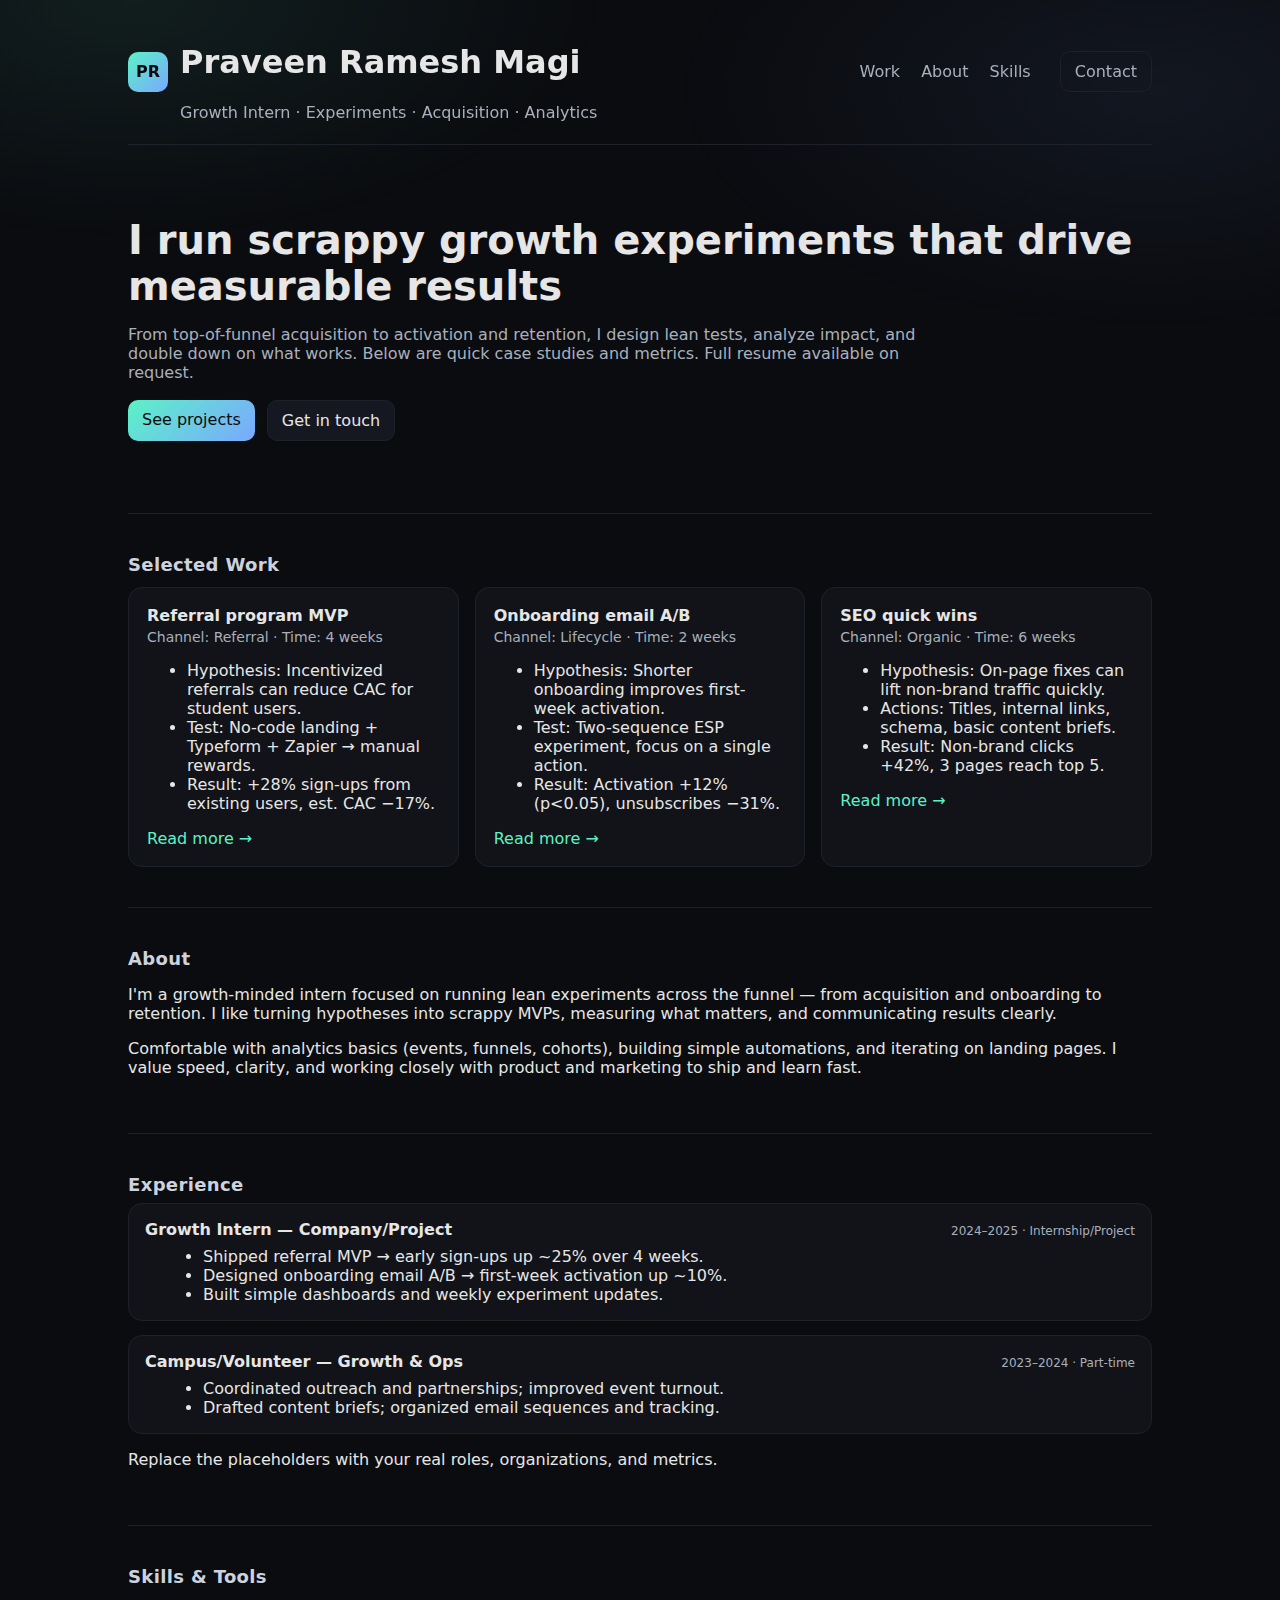
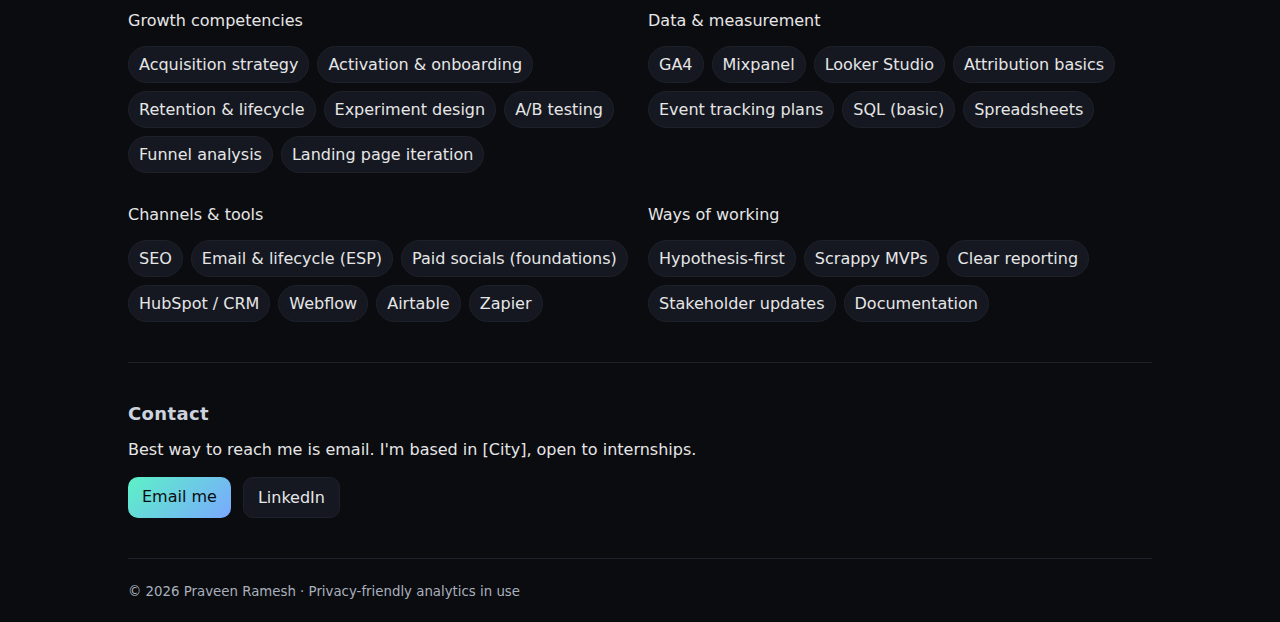
<file: index.html>
<!doctype html>
<html lang="en">
<head>
  <meta charset="utf-8">
  <meta name="viewport" content="width=device-width, initial-scale=1">
  <title>Praveen Ramesh Magi — Growth Intern Portfolio</title>
  <meta name="description" content="Growth-focused portfolio showcasing experiments, acquisition, and retention projects.">
  <meta property="og:title" content="Praveen Ramesh Magi — Growth Intern Portfolio">
  <meta property="og:description" content="Growth-focused portfolio showcasing experiments, acquisition, and retention projects.">
  <meta property="og:type" content="website">
  <meta property="og:url" content="">
  <meta property="og:image" content="assets/og-image.png">
  <link rel="icon" href="assets/favicon.ico">
  <link rel="stylesheet" href="assets/styles.css">
</head>
<body>
  <a href="#main" class="skip-link">Skip to content</a>
  <div class="page-bg" aria-hidden="true"></div>
  <header class="container header">
    <div class="brand">
      <div class="avatar" aria-hidden="true">PR</div>
      <div>
        <h1>Praveen Ramesh Magi</h1>
        <p class="subtitle">Growth Intern · Experiments · Acquisition · Analytics</p>
      </div>
    </div>
    <nav>
      <a href="#work">Work</a>
      <a href="#about">About</a>
      <a href="#skills">Skills</a>
      <a href="#contact" class="btn">Contact</a>
    </nav>
  </header>

  <main id="main">
    <section class="container hero">
      <div class="hero-copy">
        <h2>I run scrappy growth experiments that drive measurable results</h2>
        <p>From top-of-funnel acquisition to activation and retention, I design lean tests, analyze impact, and double down on what works. Below are quick case studies and metrics. Full resume available on request.</p>
        <div class="cta-row">
          <a href="#work" class="btn primary">See projects</a>
          <a href="#contact" class="btn secondary">Get in touch</a>
        </div>
      </div>
    </section>

    <section id="work" class="container section">
      <h3>Selected Work</h3>
      <div class="cards">
        <article class="card">
          <h4>Referral program MVP</h4>
          <p class="meta">Channel: Referral · Time: 4 weeks</p>
          <ul>
            <li>Hypothesis: Incentivized referrals can reduce CAC for student users.</li>
            <li>Test: No-code landing + Typeform + Zapier → manual rewards.</li>
            <li>Result: +28% sign-ups from existing users, est. CAC −17%.</li>
          </ul>
          <a href="case-studies/referral.html" class="inline-link">Read more →</a>
        </article>
        <article class="card">
          <h4>Onboarding email A/B</h4>
          <p class="meta">Channel: Lifecycle · Time: 2 weeks</p>
          <ul>
            <li>Hypothesis: Shorter onboarding improves first-week activation.</li>
            <li>Test: Two-sequence ESP experiment, focus on a single action.</li>
            <li>Result: Activation +12% (p<0.05), unsubscribes −31%.</li>
          </ul>
          <a href="case-studies/onboarding.html" class="inline-link">Read more →</a>
        </article>
        <article class="card">
          <h4>SEO quick wins</h4>
          <p class="meta">Channel: Organic · Time: 6 weeks</p>
          <ul>
            <li>Hypothesis: On-page fixes can lift non-brand traffic quickly.</li>
            <li>Actions: Titles, internal links, schema, basic content briefs.</li>
            <li>Result: Non-brand clicks +42%, 3 pages reach top 5.</li>
          </ul>
          <a href="case-studies/seo.html" class="inline-link">Read more →</a>
        </article>
      </div>
    </section>

    <section id="about" class="container section">
      <h3>About</h3>
      <p>I'm a growth-minded intern focused on running lean experiments across the funnel — from acquisition and onboarding to retention. I like turning hypotheses into scrappy MVPs, measuring what matters, and communicating results clearly.</p>
      <p>Comfortable with analytics basics (events, funnels, cohorts), building simple automations, and iterating on landing pages. I value speed, clarity, and working closely with product and marketing to ship and learn fast.</p>
    </section>

    <section id="experience" class="container section">
      <h3>Experience</h3>
      <div class="timeline">
        <article class="timeline-item">
          <div class="ti-head">
            <h4>Growth Intern — Company/Project</h4>
            <span class="ti-meta">2024–2025 · Internship/Project</span>
          </div>
          <ul>
            <li>Shipped referral MVP → early sign-ups up ~25% over 4 weeks.</li>
            <li>Designed onboarding email A/B → first-week activation up ~10%.</li>
            <li>Built simple dashboards and weekly experiment updates.</li>
          </ul>
        </article>
        <article class="timeline-item">
          <div class="ti-head">
            <h4>Campus/Volunteer — Growth & Ops</h4>
            <span class="ti-meta">2023–2024 · Part-time</span>
          </div>
          <ul>
            <li>Coordinated outreach and partnerships; improved event turnout.</li>
            <li>Drafted content briefs; organized email sequences and tracking.</li>
          </ul>
        </article>
      </div>
      <p class="note">Replace the placeholders with your real roles, organizations, and metrics.</p>
    </section>

    <section id="skills" class="container section">
      <h3>Skills & Tools</h3>
      <div class="skills-grid">
        <div>
          <p class="meta">Growth competencies</p>
          <ul class="pill-list">
            <li>Acquisition strategy</li>
            <li>Activation & onboarding</li>
            <li>Retention & lifecycle</li>
            <li>Experiment design</li>
            <li>A/B testing</li>
            <li>Funnel analysis</li>
            <li>Landing page iteration</li>
          </ul>
        </div>
        <div>
          <p class="meta">Data & measurement</p>
          <ul class="pill-list">
            <li>GA4</li>
            <li>Mixpanel</li>
            <li>Looker Studio</li>
            <li>Attribution basics</li>
            <li>Event tracking plans</li>
            <li>SQL (basic)</li>
            <li>Spreadsheets</li>
          </ul>
        </div>
        <div>
          <p class="meta">Channels & tools</p>
          <ul class="pill-list">
            <li>SEO</li>
            <li>Email & lifecycle (ESP)</li>
            <li>Paid socials (foundations)</li>
            <li>HubSpot / CRM</li>
            <li>Webflow</li>
            <li>Airtable</li>
            <li>Zapier</li>
          </ul>
        </div>
        <div>
          <p class="meta">Ways of working</p>
          <ul class="pill-list">
            <li>Hypothesis-first</li>
            <li>Scrappy MVPs</li>
            <li>Clear reporting</li>
            <li>Stakeholder updates</li>
            <li>Documentation</li>
          </ul>
        </div>
      </div>
    </section>

    <section id="contact" class="container section">
      <h3>Contact</h3>
      <p>Best way to reach me is email. I'm based in [City], open to internships.</p>
      <div class="cta-row">
        <a class="btn primary" href="mailto:youremail@example.com?subject=Growth Intern — Praveen">Email me</a>
        <a class="btn secondary" href="https://www.linkedin.com/in/your-handle" target="_blank" rel="noopener">LinkedIn</a>
      </div>
    </section>
  </main>

  <footer class="container footer">
    <small>© <span id="year"></span> Praveen Ramesh · Privacy-friendly analytics in use</small>
  </footer>

  <script src="assets/script.js"></script>
</body>
</html>
</file>
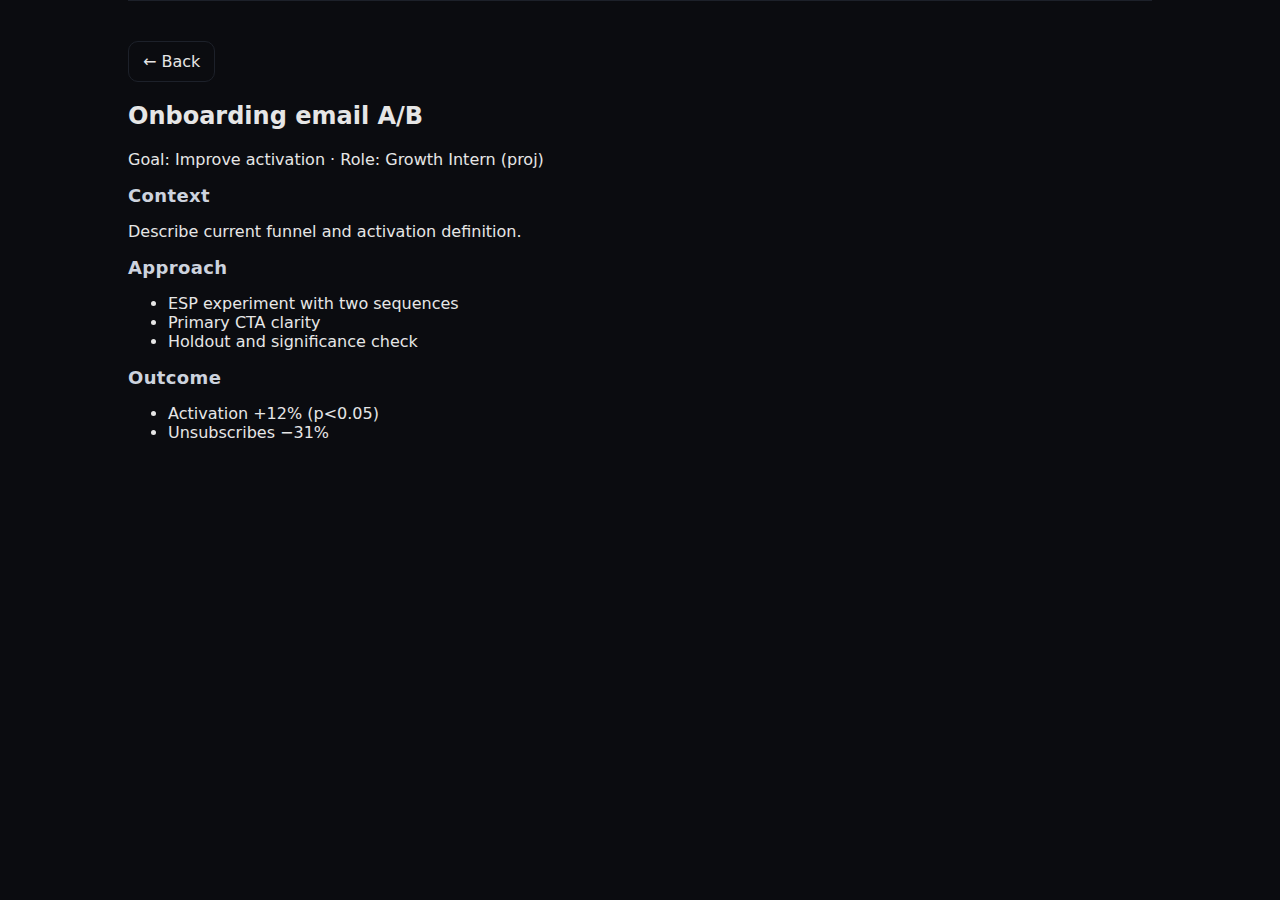
<file: case-studies/onboarding.html>
<!doctype html><meta charset="utf-8"><title>Onboarding A/B — Case Study</title><link rel="stylesheet" href="../assets/styles.css">
<div class="container section">
  <a class="btn" href="../index.html">← Back</a>
  <h2>Onboarding email A/B</h2>
  <p class="meta">Goal: Improve activation · Role: Growth Intern (proj)</p>
  <h3>Context</h3>
  <p>Describe current funnel and activation definition.</p>
  <h3>Approach</h3>
  <ul><li>ESP experiment with two sequences</li><li>Primary CTA clarity</li><li>Holdout and significance check</li></ul>
  <h3>Outcome</h3>
  <ul><li>Activation +12% (p<0.05)</li><li>Unsubscribes −31%</li></ul>
</div>
</file>
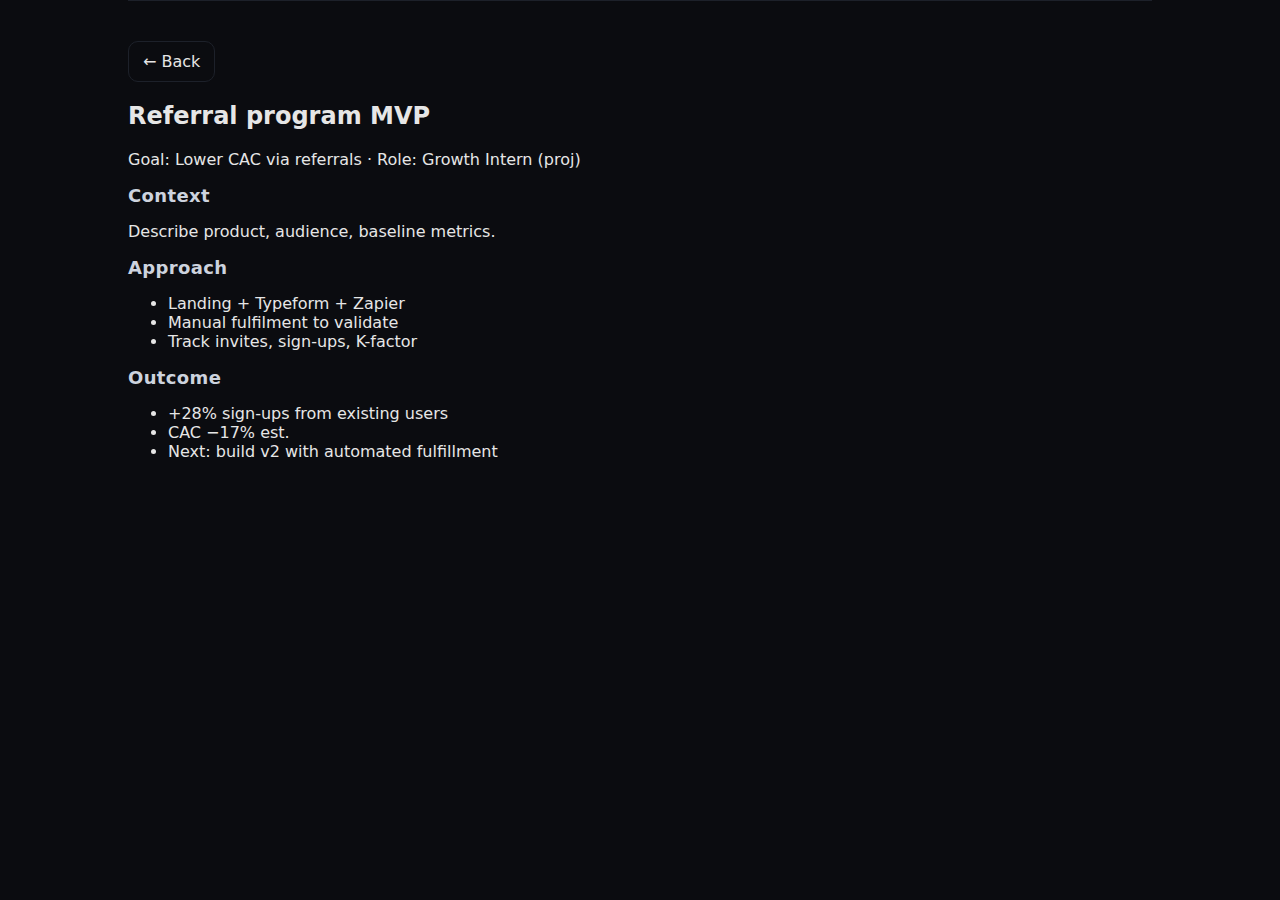
<file: case-studies/referral.html>
<!doctype html><meta charset="utf-8"><title>Referral MVP — Case Study</title><link rel="stylesheet" href="../assets/styles.css">
<div class="container section">
  <a class="btn" href="../index.html">← Back</a>
  <h2>Referral program MVP</h2>
  <p class="meta">Goal: Lower CAC via referrals · Role: Growth Intern (proj)</p>
  <h3>Context</h3>
  <p>Describe product, audience, baseline metrics.</p>
  <h3>Approach</h3>
  <ul><li>Landing + Typeform + Zapier</li><li>Manual fulfilment to validate</li><li>Track invites, sign-ups, K-factor</li></ul>
  <h3>Outcome</h3>
  <ul><li>+28% sign-ups from existing users</li><li>CAC −17% est.</li><li>Next: build v2 with automated fulfillment</li></ul>
</div>
</file>
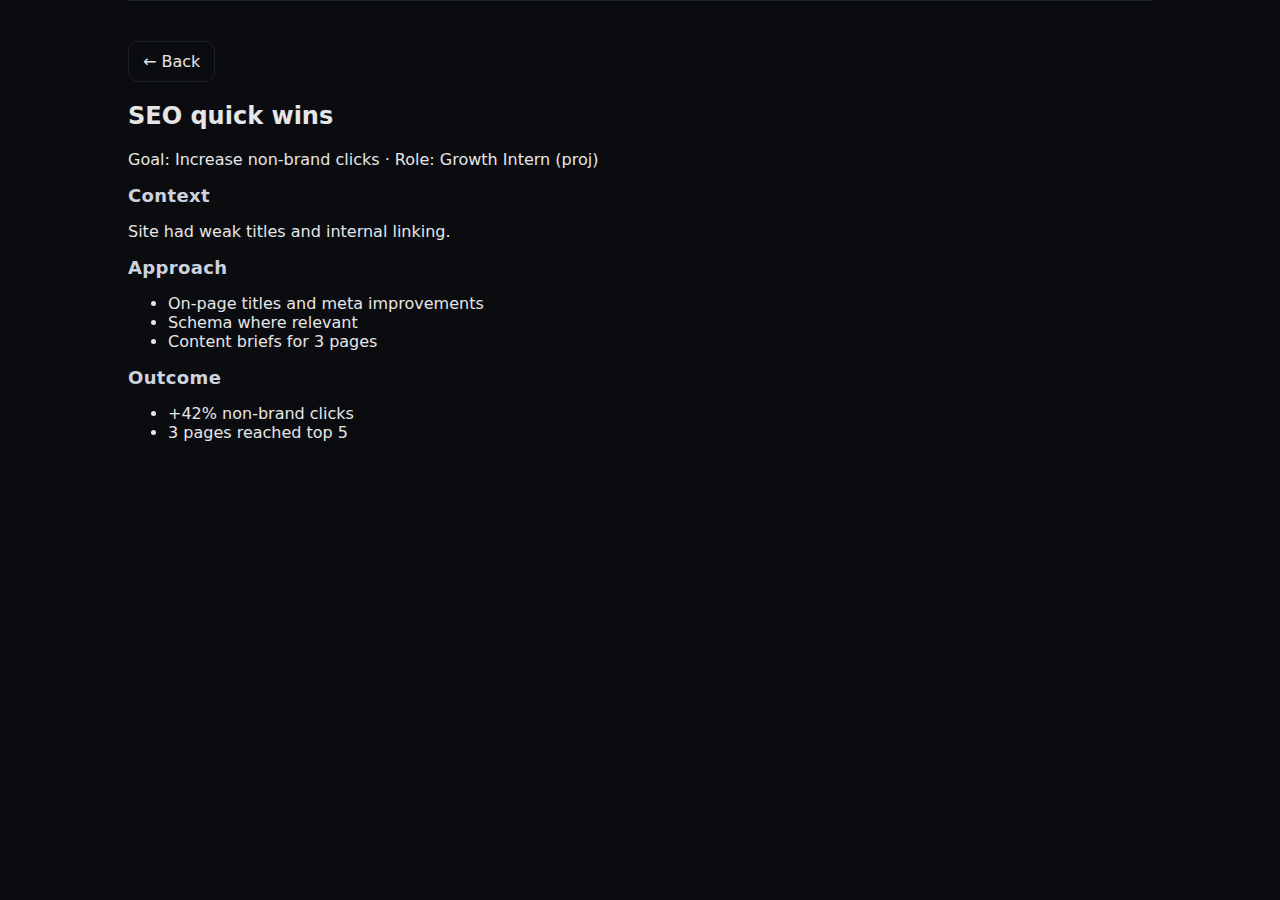
<file: case-studies/seo.html>
<!doctype html><meta charset="utf-8"><title>SEO quick wins — Case Study</title><link rel="stylesheet" href="../assets/styles.css">
<div class="container section">
  <a class="btn" href="../index.html">← Back</a>
  <h2>SEO quick wins</h2>
  <p class="meta">Goal: Increase non-brand clicks · Role: Growth Intern (proj)</p>
  <h3>Context</h3>
  <p>Site had weak titles and internal linking.</p>
  <h3>Approach</h3>
  <ul><li>On-page titles and meta improvements</li><li>Schema where relevant</li><li>Content briefs for 3 pages</li></ul>
  <h3>Outcome</h3>
  <ul><li>+42% non-brand clicks</li><li>3 pages reached top 5</li></ul>
</div>
</file>
<file: assets/styles.css>
:root{
  --bg:#0b0c10; --panel:#111318; --text:#e6e6e6; --muted:#a9b0bd; --brand:#5cf2c7; --brand-2:#7aa8ff; --border:#1d212a;
}
*{box-sizing:border-box}
html,body{margin:0;padding:0;background:var(--bg);color:var(--text);font-family:Inter,system-ui,-apple-system,Segoe UI,Roboto,Helvetica,Arial,sans-serif}
.page-bg{position:fixed;inset:0;pointer-events:none;background:radial-gradient(800px 400px at 10% 0%, rgba(92,242,199,.08), transparent 60%),radial-gradient(800px 400px at 90% 10%, rgba(122,168,255,.07), transparent 60%)}
.skip-link{position:absolute;left:-9999px;top:auto;width:1px;height:1px;overflow:hidden}
.skip-link:focus{left:16px;top:16px;width:auto;height:auto;padding:8px 10px;border-radius:8px;background:#151821;color:var(--text);outline:2px solid var(--brand)}
.container{max-width:1024px;margin:0 auto;padding:0 20px}
.header{display:flex;align-items:center;justify-content:space-between;padding:22px 0;border-bottom:1px solid var(--border);position:sticky;top:0;background:linear-gradient(180deg,var(--bg),rgba(11,12,16,.85)) backdrop-filter:saturate(1.2) blur(6px);z-index:10}
.header a{color:var(--muted);text-decoration:none;margin-left:16px;transition:color .2s ease}
.header a:hover,.header a:focus-visible{color:var(--text)}
.header a.btn{margin-left:24px}
.brand{display:flex;gap:12px;align-items:center}
.avatar{width:40px;height:40px;border-radius:10px;background:linear-gradient(135deg,var(--brand),var(--brand-2));display:flex;align-items:center;justify-content:center;color:#0b0c10;font-weight:700}
.subtitle{color:var(--muted);margin:6px 0 0}
.hero{padding:72px 0}
.hero h2{font-size:40px;line-height:1.15;margin:0 0 12px}
.hero p{color:var(--muted);max-width:800px}
.cta-row{display:flex;gap:12px;margin-top:18px}
.btn{display:inline-block;padding:10px 14px;border-radius:10px;border:1px solid var(--border);color:var(--text);text-decoration:none;transition:transform .15s ease,box-shadow .15s ease,background .2s ease}
.btn:hover,.btn:focus-visible{transform:translateY(-1px);box-shadow:0 6px 18px rgba(0,0,0,.25)}
.btn.primary{background:linear-gradient(135deg,var(--brand),var(--brand-2));color:#0b0c10;border:none}
.btn.secondary{background:#151821}
.btn:focus-visible{outline:2px solid var(--brand);outline-offset:2px}
.section{padding:40px 0;border-top:1px solid var(--border)}
.section h3{font-size:18px;letter-spacing:.02em;color:#cdd3de;margin:0 0 8px}
.cards{display:grid;grid-template-columns:repeat(3,1fr);gap:16px;margin-top:12px}
.card{background:var(--panel);border:1px solid var(--border);border-radius:14px;padding:18px;transition:transform .2s ease,border-color .2s ease,box-shadow .2s ease}
.card:hover,.card:focus-within{transform:translateY(-3px);border-color:#233047;box-shadow:0 10px 30px rgba(0,0,0,.35)}
.card h4{margin:0 0 4px}
.card .meta{color:var(--muted);font-size:14px;margin:0 0 8px}
.inline-link{color:var(--brand);text-decoration:none}
.inline-link:hover,.inline-link:focus-visible{color:var(--brand-2);text-decoration:underline}
.pill-list{display:flex;flex-wrap:wrap;gap:8px;list-style:none;padding:0;margin:12px 0 0}
.pill-list li{padding:8px 10px;border:1px solid var(--border);border-radius:999px;background:#151821;color:var(--text)}
.skills-grid{display:grid;grid-template-columns:repeat(2,1fr);gap:16px;margin-top:8px}
@media (max-width:860px){.skills-grid{grid-template-columns:1fr}}
.timeline{display:grid;gap:14px;margin-top:8px}
.timeline-item{background:var(--panel);border:1px solid var(--border);border-radius:14px;padding:16px}
.ti-head{display:flex;justify-content:space-between;gap:12px;align-items:baseline}
.ti-head h4{margin:0}
.ti-meta{color:var(--muted);font-size:12px}
.timeline-item ul{margin:8px 0 0 18px}
.footer{padding:22px 0;border-top:1px solid var(--border);color:var(--muted)}
@media (max-width:860px){.cards{grid-template-columns:1fr}.hero{padding:56px 0}.hero h2{font-size:32px}}

@media (prefers-reduced-motion: reduce){
  *,*::before,*::after{animation-duration:.01ms !important;animation-iteration-count:1 !important;transition-duration:.01ms !important;scroll-behavior:auto !important}
}
</file>
